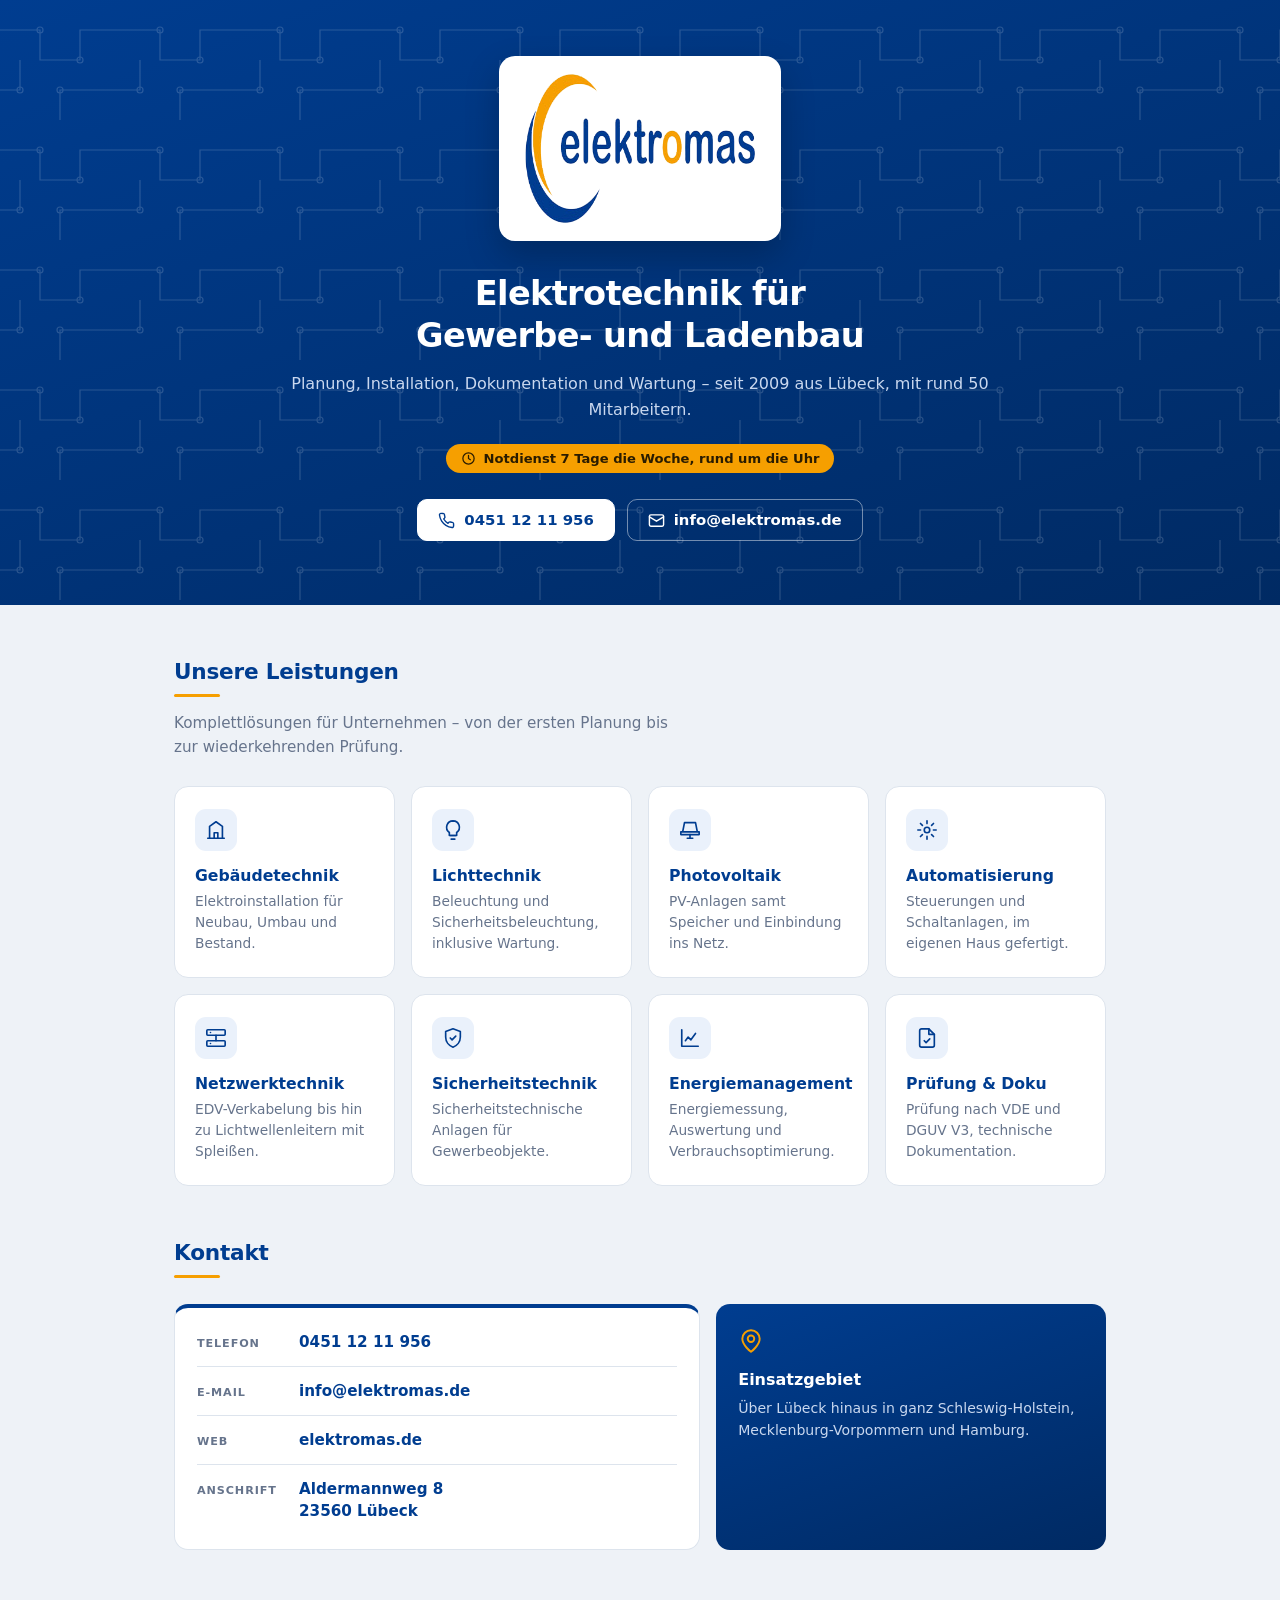
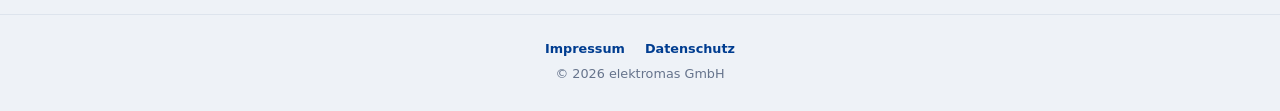
<file: index.html>
<!DOCTYPE html>
<html lang="de">
<head>
  <meta charset="utf-8">
  <meta name="viewport" content="width=device-width, initial-scale=1">
  <title>elektromas GmbH – Elektrotechnik aus Lübeck</title>
  <meta name="description" content="elektromas GmbH, Lübeck – Elektrotechnik für Gewerbe- und Ladenbau: Planung, Installation, Dokumentation und Wartung. Notdienst rund um die Uhr.">
  <link rel="icon" href="assets/favicon-32.png" sizes="32x32">
  <link rel="apple-touch-icon" href="assets/favicon-192.png">
  <link rel="stylesheet" href="style.css">
</head>
<body class="home">

  <header class="hero">
    <div class="hero__deko" aria-hidden="true"></div>

    <div class="hero__inner">
      <div class="hero__plate">
        <img src="assets/elektromas-logo.png" alt="elektromas GmbH"
             width="389" height="149">
      </div>

      <h1>Elektrotechnik für Gewerbe&#8209;&nbsp;und&nbsp;Ladenbau</h1>
      <p class="hero__sub">
        Planung, Installation, Dokumentation und Wartung –
        seit 2009 aus Lübeck, mit rund 50 Mitarbeitern.
      </p>

      <p class="hero__notdienst">
        <svg viewBox="0 0 24 24" fill="none" stroke="currentColor" stroke-width="2"
             stroke-linecap="round" stroke-linejoin="round" aria-hidden="true">
          <circle cx="12" cy="12" r="9"/><path d="M12 7v5l3 2"/>
        </svg>
        Notdienst 7 Tage die Woche, rund um die Uhr
      </p>

      <div class="hero__actions">
        <a class="btn btn--primary" href="tel:+494511211956">
          <svg viewBox="0 0 24 24" fill="none" stroke="currentColor" stroke-width="2"
               stroke-linecap="round" stroke-linejoin="round" aria-hidden="true">
            <path d="M22 16.9v3a2 2 0 0 1-2.2 2 19.8 19.8 0 0 1-8.6-3.1 19.5 19.5 0 0 1-6-6A19.8 19.8 0 0 1 2.1 4.2 2 2 0 0 1 4.1 2h3a2 2 0 0 1 2 1.7c.1 1 .3 1.9.6 2.8a2 2 0 0 1-.5 2.1L8.1 9.9a16 16 0 0 0 6 6l1.3-1.3a2 2 0 0 1 2.1-.5c.9.3 1.8.5 2.8.6a2 2 0 0 1 1.7 2z"/>
          </svg>
          0451 12 11 956
        </a>
        <a class="btn" href="mailto:info@elektromas.de">
          <svg viewBox="0 0 24 24" fill="none" stroke="currentColor" stroke-width="2"
               stroke-linecap="round" stroke-linejoin="round" aria-hidden="true">
            <rect x="2" y="4" width="20" height="16" rx="2"/><path d="m2 7 10 6 10-6"/>
          </svg>
          info@elektromas.de
        </a>
      </div>
    </div>
  </header>

  <main class="container">

    <section class="block" aria-labelledby="leistungen">
      <h2 id="leistungen">Unsere Leistungen</h2>
      <p class="block__lead">
        Komplettlösungen für Unternehmen – von der ersten Planung
        bis zur wiederkehrenden Prüfung.
      </p>

      <ul class="kacheln">
        <li class="kachel">
          <span class="kachel__icon">
            <svg viewBox="0 0 24 24" fill="none" stroke="currentColor" stroke-width="1.8"
                 stroke-linecap="round" stroke-linejoin="round" aria-hidden="true">
              <path d="M3 21h18M5 21V8l7-5 7 5v13"/><path d="M10 21v-6h4v6"/>
            </svg>
          </span>
          <h3>Gebäudetechnik</h3>
          <p>Elektroinstallation für Neubau, Umbau und Bestand.</p>
        </li>

        <li class="kachel">
          <span class="kachel__icon">
            <svg viewBox="0 0 24 24" fill="none" stroke="currentColor" stroke-width="1.8"
                 stroke-linecap="round" stroke-linejoin="round" aria-hidden="true">
              <path d="M9 18h6M10 22h4"/>
              <path d="M12 2a7 7 0 0 0-4 12.7V18h8v-3.3A7 7 0 0 0 12 2z"/>
            </svg>
          </span>
          <h3>Lichttechnik</h3>
          <p>Beleuchtung und Sicherheitsbeleuchtung, inklusive Wartung.</p>
        </li>

        <li class="kachel">
          <span class="kachel__icon">
            <svg viewBox="0 0 24 24" fill="none" stroke="currentColor" stroke-width="1.8"
                 stroke-linecap="round" stroke-linejoin="round" aria-hidden="true">
              <path d="M4 14h16L18 4H6L4 14zM2 14h20v3H2z"/><path d="M12 17v4M9 21h6"/>
            </svg>
          </span>
          <h3>Photovoltaik</h3>
          <p>PV-Anlagen samt Speicher und Einbindung ins Netz.</p>
        </li>

        <li class="kachel">
          <span class="kachel__icon">
            <svg viewBox="0 0 24 24" fill="none" stroke="currentColor" stroke-width="1.8"
                 stroke-linecap="round" stroke-linejoin="round" aria-hidden="true">
              <circle cx="12" cy="12" r="3"/>
              <path d="M12 2v3M12 19v3M2 12h3M19 12h3M4.9 4.9 7 7M17 17l2.1 2.1M19.1 4.9 17 7M7 17l-2.1 2.1"/>
            </svg>
          </span>
          <h3>Automatisierung</h3>
          <p>Steuerungen und Schaltanlagen, im eigenen Haus gefertigt.</p>
        </li>

        <li class="kachel">
          <span class="kachel__icon">
            <svg viewBox="0 0 24 24" fill="none" stroke="currentColor" stroke-width="1.8"
                 stroke-linecap="round" stroke-linejoin="round" aria-hidden="true">
              <rect x="2" y="3" width="20" height="6" rx="1"/>
              <rect x="2" y="15" width="20" height="6" rx="1"/>
              <path d="M6 6h.01M6 18h.01M12 9v6"/>
            </svg>
          </span>
          <h3>Netzwerktechnik</h3>
          <p>EDV-Verkabelung bis hin zu Lichtwellenleitern mit Spleißen.</p>
        </li>

        <li class="kachel">
          <span class="kachel__icon">
            <svg viewBox="0 0 24 24" fill="none" stroke="currentColor" stroke-width="1.8"
                 stroke-linecap="round" stroke-linejoin="round" aria-hidden="true">
              <path d="M12 2 4 5v6c0 5 3.4 9.4 8 11 4.6-1.6 8-6 8-11V5l-8-3z"/>
              <path d="m9 12 2 2 4-4"/>
            </svg>
          </span>
          <h3>Sicherheitstechnik</h3>
          <p>Sicherheitstechnische Anlagen für Gewerbeobjekte.</p>
        </li>

        <li class="kachel">
          <span class="kachel__icon">
            <svg viewBox="0 0 24 24" fill="none" stroke="currentColor" stroke-width="1.8"
                 stroke-linecap="round" stroke-linejoin="round" aria-hidden="true">
              <path d="M3 3v18h18"/><path d="m7 15 3-4 3 3 5-7"/>
            </svg>
          </span>
          <h3>Energiemanagement</h3>
          <p>Energiemessung, Auswertung und Verbrauchsoptimierung.</p>
        </li>

        <li class="kachel">
          <span class="kachel__icon">
            <svg viewBox="0 0 24 24" fill="none" stroke="currentColor" stroke-width="1.8"
                 stroke-linecap="round" stroke-linejoin="round" aria-hidden="true">
              <path d="M14 2H6a2 2 0 0 0-2 2v16a2 2 0 0 0 2 2h12a2 2 0 0 0 2-2V8z"/>
              <path d="M14 2v6h6"/><path d="m9 15 2 2 4-4"/>
            </svg>
          </span>
          <h3>Prüfung &amp; Doku</h3>
          <p>Prüfung nach VDE und DGUV V3, technische Dokumentation.</p>
        </li>
      </ul>
    </section>

    <section class="block" aria-labelledby="kontakt">
      <h2 id="kontakt">Kontakt</h2>

      <div class="kontakt">
        <div class="kontakt__karte">
          <dl>
            <div class="zeile">
              <dt>Telefon</dt>
              <dd><a href="tel:+494511211956">0451 12 11 956</a></dd>
            </div>
            <div class="zeile">
              <dt>E-Mail</dt>
              <dd><a href="mailto:info@elektromas.de">info@elektromas.de</a></dd>
            </div>
            <div class="zeile">
              <dt>Web</dt>
              <dd><a href="https://elektromas.de">elektromas.de</a></dd>
            </div>
            <div class="zeile">
              <dt>Anschrift</dt>
              <dd>
                <a href="https://www.google.com/maps/search/?api=1&amp;query=Aldermannweg+8+23560+L%C3%BCbeck">
                  Aldermannweg 8<br>23560 Lübeck
                </a>
              </dd>
            </div>
          </dl>
        </div>

        <div class="kontakt__region">
          <svg viewBox="0 0 24 24" fill="none" stroke="currentColor" stroke-width="1.8"
               stroke-linecap="round" stroke-linejoin="round" aria-hidden="true">
            <path d="M20 10c0 6-8 12-8 12s-8-6-8-12a8 8 0 0 1 16 0z"/>
            <circle cx="12" cy="10" r="3"/>
          </svg>
          <h3>Einsatzgebiet</h3>
          <p>
            Über Lübeck hinaus in ganz Schleswig-Holstein,
            Mecklenburg-Vorpommern und Hamburg.
          </p>
        </div>
      </div>
    </section>

  </main>

  <footer class="site-foot">
    <div class="container">
      <nav class="legal__nav">
        <a href="impressum.html">Impressum</a>
        <a href="datenschutz.html">Datenschutz</a>
      </nav>
      <p>&copy; <span id="year">2026</span> elektromas GmbH</p>
    </div>
  </footer>

  <script>
    document.getElementById('year').textContent = new Date().getFullYear();
  </script>

</body>
</html>
</file>
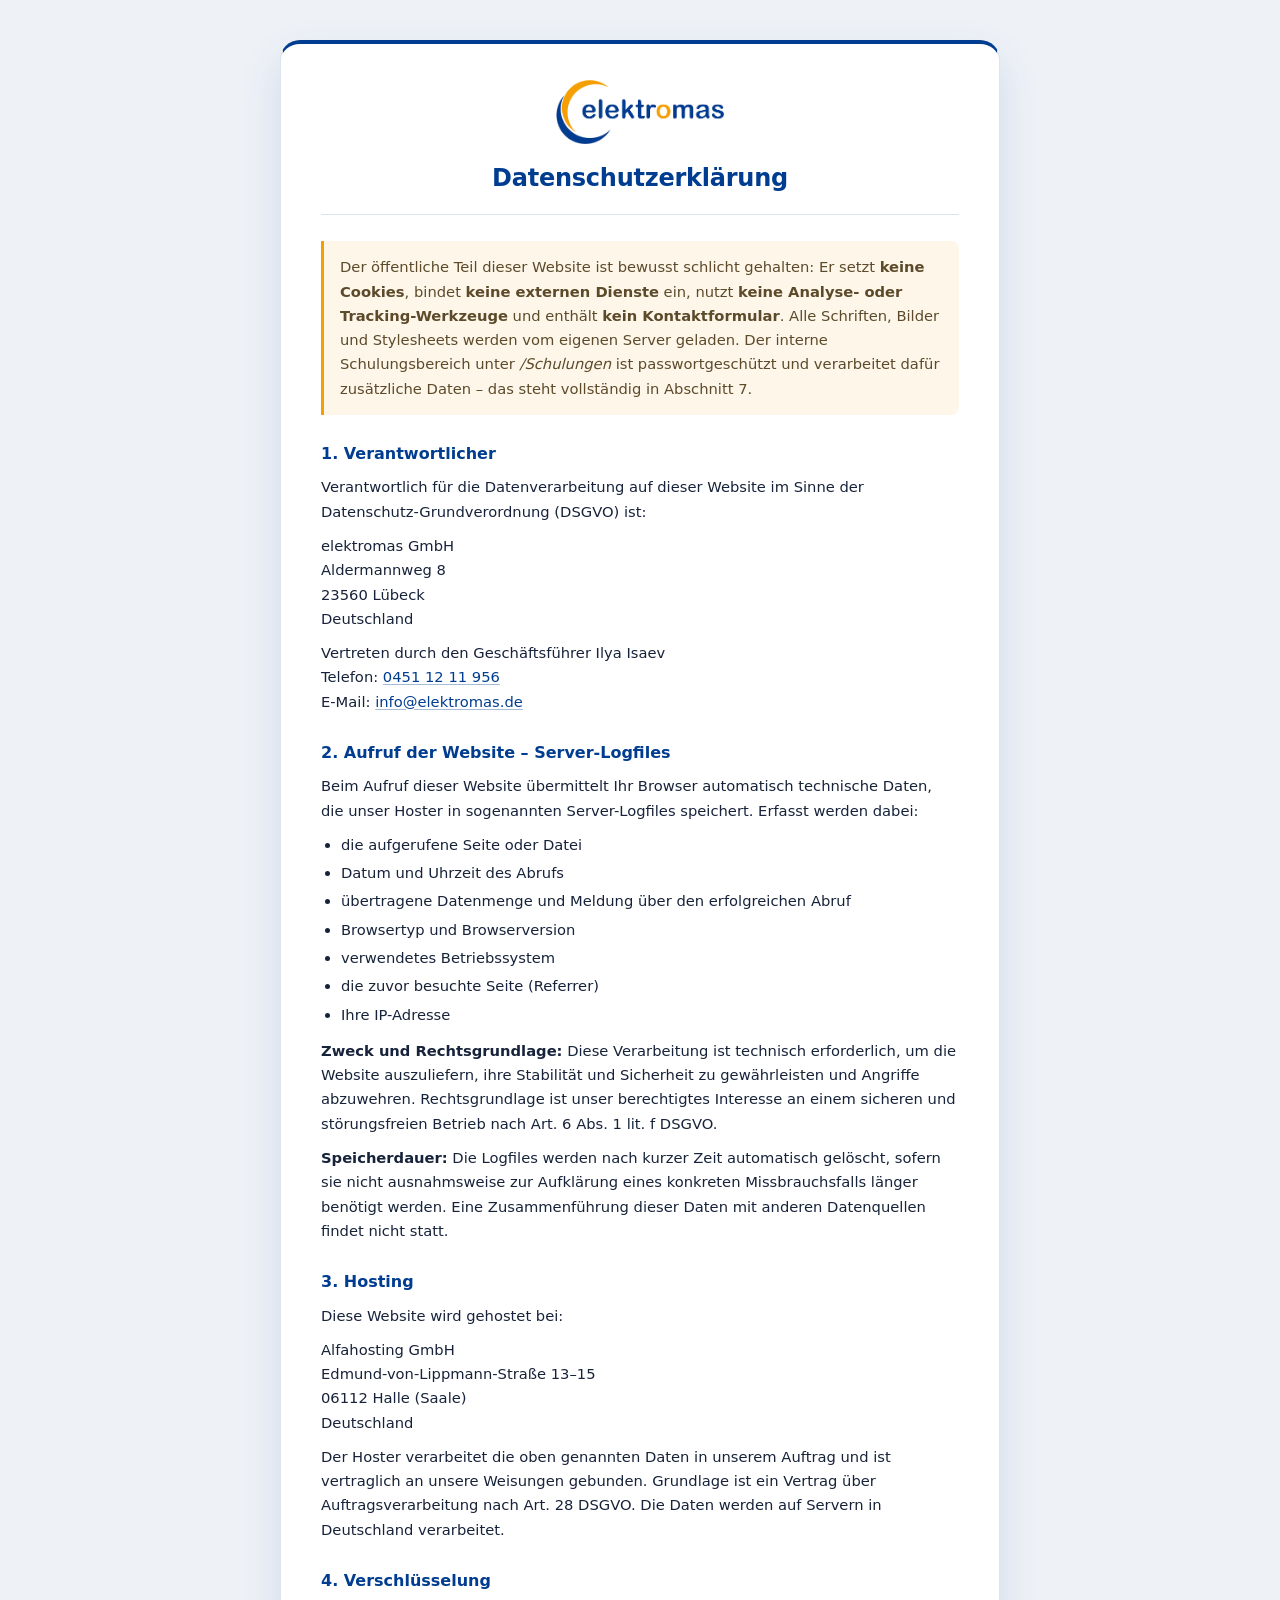
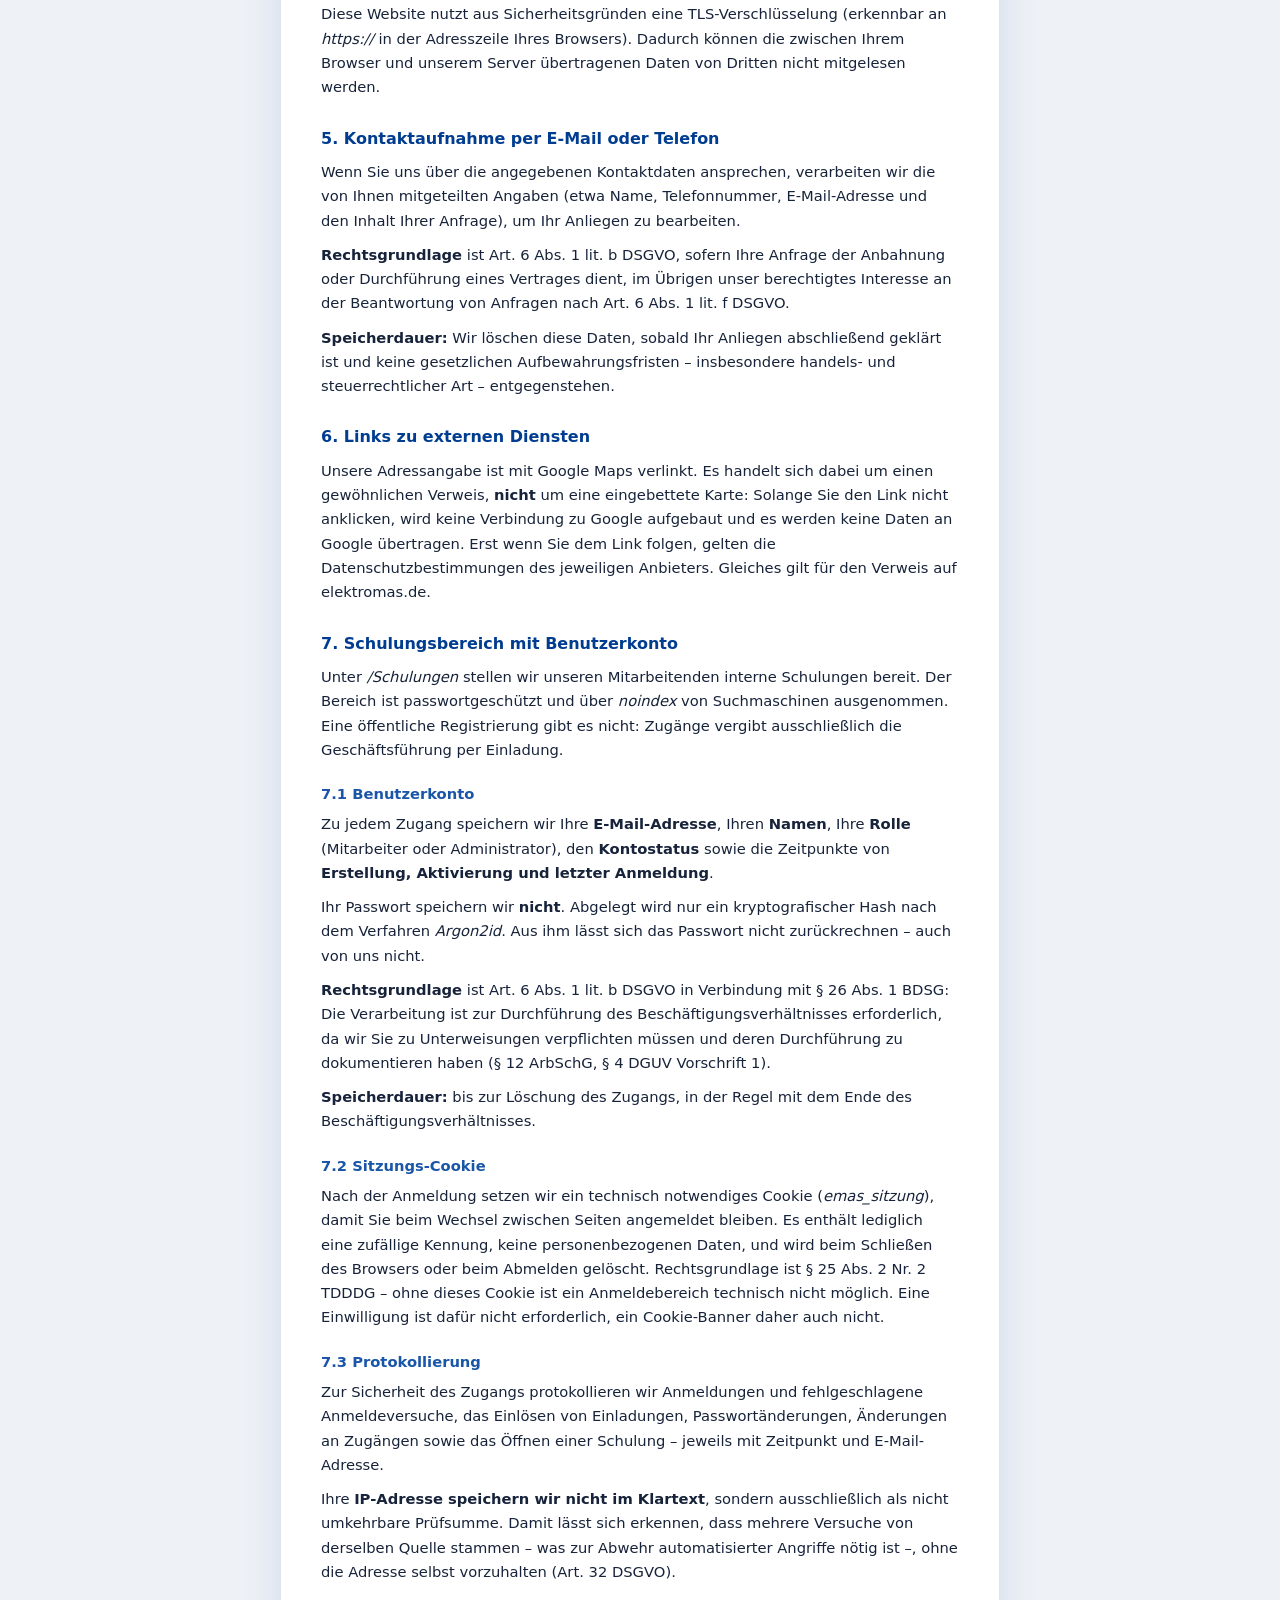
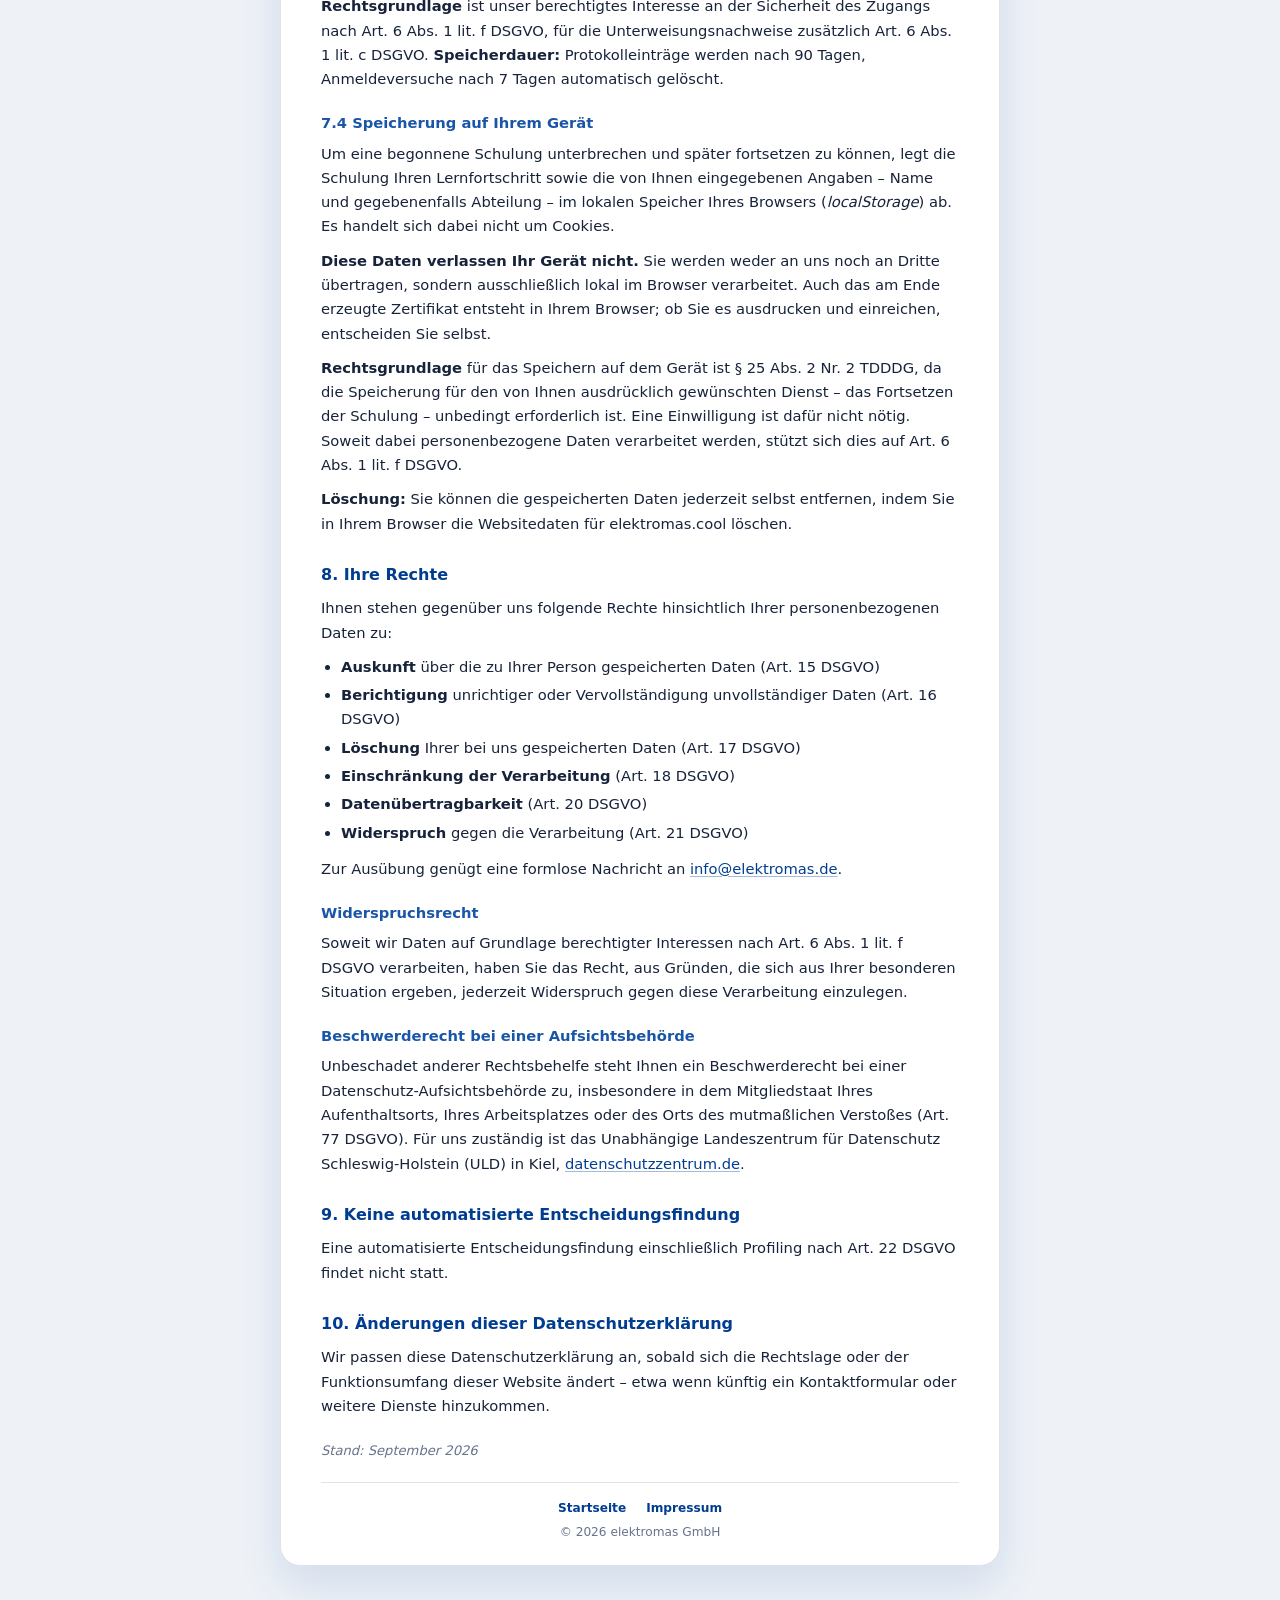
<file: datenschutz.html>
<!DOCTYPE html>
<html lang="de">
<head>
  <meta charset="utf-8">
  <meta name="viewport" content="width=device-width, initial-scale=1">
  <title>Datenschutzerklärung – elektromas GmbH</title>
  <meta name="description" content="Datenschutzerklärung der elektromas GmbH, Lübeck – Informationen nach DSGVO.">
  <meta name="robots" content="index, follow">
  <link rel="icon" href="assets/favicon-32.png" sizes="32x32">
  <link rel="apple-touch-icon" href="assets/favicon-192.png">
  <link rel="stylesheet" href="style.css">
</head>
<body class="page">

  <main class="card card--wide">

    <header class="legal__head">
      <a href="index.html" class="logo-link" aria-label="Zur Startseite">
        <img class="logo logo--small" src="assets/elektromas-logo.png" alt="elektromas GmbH"
             width="389" height="149">
      </a>
      <h1>Datenschutzerklärung</h1>
    </header>

    <section class="legal">

      <p class="lead">
        Der öffentliche Teil dieser Website ist bewusst schlicht gehalten: Er setzt
        <strong>keine Cookies</strong>, bindet <strong>keine externen Dienste</strong> ein,
        nutzt <strong>keine Analyse- oder Tracking-Werkzeuge</strong> und enthält
        <strong>kein Kontaktformular</strong>. Alle Schriften, Bilder und Stylesheets
        werden vom eigenen Server geladen. Der interne Schulungsbereich unter
        <em>/Schulungen</em> ist passwortgeschützt und verarbeitet dafür
        zusätzliche Daten – das steht vollständig in Abschnitt 7.
      </p>

      <h2>1. Verantwortlicher</h2>
      <p>
        Verantwortlich für die Datenverarbeitung auf dieser Website im Sinne der
        Datenschutz-Grundverordnung (DSGVO) ist:
      </p>
      <p>
        elektromas GmbH<br>
        Aldermannweg 8<br>
        23560 Lübeck<br>
        Deutschland
      </p>
      <p>
        Vertreten durch den Geschäftsführer Ilya Isaev<br>
        Telefon: <a href="tel:+494511211956">0451 12 11 956</a><br>
        E-Mail: <a href="mailto:info@elektromas.de">info@elektromas.de</a>
      </p>

      <h2>2. Aufruf der Website – Server-Logfiles</h2>
      <p>
        Beim Aufruf dieser Website übermittelt Ihr Browser automatisch technische
        Daten, die unser Hoster in sogenannten Server-Logfiles speichert. Erfasst
        werden dabei:
      </p>
      <ul>
        <li>die aufgerufene Seite oder Datei</li>
        <li>Datum und Uhrzeit des Abrufs</li>
        <li>übertragene Datenmenge und Meldung über den erfolgreichen Abruf</li>
        <li>Browsertyp und Browserversion</li>
        <li>verwendetes Betriebssystem</li>
        <li>die zuvor besuchte Seite (Referrer)</li>
        <li>Ihre IP-Adresse</li>
      </ul>
      <p>
        <strong>Zweck und Rechtsgrundlage:</strong> Diese Verarbeitung ist technisch
        erforderlich, um die Website auszuliefern, ihre Stabilität und Sicherheit zu
        gewährleisten und Angriffe abzuwehren. Rechtsgrundlage ist unser berechtigtes
        Interesse an einem sicheren und störungsfreien Betrieb nach
        Art. 6 Abs. 1 lit. f DSGVO.
      </p>
      <p>
        <strong>Speicherdauer:</strong> Die Logfiles werden nach kurzer Zeit
        automatisch gelöscht, sofern sie nicht ausnahmsweise zur Aufklärung eines
        konkreten Missbrauchsfalls länger benötigt werden. Eine Zusammenführung
        dieser Daten mit anderen Datenquellen findet nicht statt.
      </p>

      <h2>3. Hosting</h2>
      <p>
        Diese Website wird gehostet bei:
      </p>
      <p>
        Alfahosting GmbH<br>
        Edmund-von-Lippmann-Straße 13–15<br>
        06112 Halle (Saale)<br>
        Deutschland
      </p>
      <p>
        Der Hoster verarbeitet die oben genannten Daten in unserem Auftrag und ist
        vertraglich an unsere Weisungen gebunden. Grundlage ist ein Vertrag über
        Auftragsverarbeitung nach Art. 28 DSGVO. Die Daten werden auf Servern in
        Deutschland verarbeitet.
      </p>

      <h2>4. Verschlüsselung</h2>
      <p>
        Diese Website nutzt aus Sicherheitsgründen eine TLS-Verschlüsselung
        (erkennbar an <em>https://</em> in der Adresszeile Ihres Browsers). Dadurch
        können die zwischen Ihrem Browser und unserem Server übertragenen Daten von
        Dritten nicht mitgelesen werden.
      </p>

      <h2>5. Kontaktaufnahme per E-Mail oder Telefon</h2>
      <p>
        Wenn Sie uns über die angegebenen Kontaktdaten ansprechen, verarbeiten wir
        die von Ihnen mitgeteilten Angaben (etwa Name, Telefonnummer, E-Mail-Adresse
        und den Inhalt Ihrer Anfrage), um Ihr Anliegen zu bearbeiten.
      </p>
      <p>
        <strong>Rechtsgrundlage</strong> ist Art. 6 Abs. 1 lit. b DSGVO, sofern Ihre
        Anfrage der Anbahnung oder Durchführung eines Vertrages dient, im Übrigen
        unser berechtigtes Interesse an der Beantwortung von Anfragen nach
        Art. 6 Abs. 1 lit. f DSGVO.
      </p>
      <p>
        <strong>Speicherdauer:</strong> Wir löschen diese Daten, sobald Ihr Anliegen
        abschließend geklärt ist und keine gesetzlichen Aufbewahrungsfristen –
        insbesondere handels- und steuerrechtlicher Art – entgegenstehen.
      </p>

      <h2>6. Links zu externen Diensten</h2>
      <p>
        Unsere Adressangabe ist mit Google Maps verlinkt. Es handelt sich dabei um
        einen gewöhnlichen Verweis, <strong>nicht</strong> um eine eingebettete Karte:
        Solange Sie den Link nicht anklicken, wird keine Verbindung zu Google
        aufgebaut und es werden keine Daten an Google übertragen. Erst wenn Sie dem
        Link folgen, gelten die Datenschutzbestimmungen des jeweiligen Anbieters.
        Gleiches gilt für den Verweis auf elektromas.de.
      </p>

      <h2>7. Schulungsbereich mit Benutzerkonto</h2>
      <p>
        Unter <em>/Schulungen</em> stellen wir unseren Mitarbeitenden interne
        Schulungen bereit. Der Bereich ist passwortgeschützt und über
        <em>noindex</em> von Suchmaschinen ausgenommen. Eine öffentliche
        Registrierung gibt es nicht: Zugänge vergibt ausschließlich die
        Geschäftsführung per Einladung.
      </p>

      <h3>7.1 Benutzerkonto</h3>
      <p>
        Zu jedem Zugang speichern wir Ihre <strong>E-Mail-Adresse</strong>,
        Ihren <strong>Namen</strong>, Ihre <strong>Rolle</strong>
        (Mitarbeiter oder Administrator), den <strong>Kontostatus</strong>
        sowie die Zeitpunkte von <strong>Erstellung, Aktivierung und letzter
        Anmeldung</strong>.
      </p>
      <p>
        Ihr Passwort speichern wir <strong>nicht</strong>. Abgelegt wird nur ein
        kryptografischer Hash nach dem Verfahren <em>Argon2id</em>. Aus ihm
        lässt sich das Passwort nicht zurückrechnen – auch von uns nicht.
      </p>
      <p>
        <strong>Rechtsgrundlage</strong> ist Art. 6 Abs. 1 lit. b DSGVO in
        Verbindung mit § 26 Abs. 1 BDSG: Die Verarbeitung ist zur Durchführung
        des Beschäftigungsverhältnisses erforderlich, da wir Sie zu Unterweisungen
        verpflichten müssen und deren Durchführung zu dokumentieren haben
        (§ 12 ArbSchG, § 4 DGUV Vorschrift 1).
      </p>
      <p>
        <strong>Speicherdauer:</strong> bis zur Löschung des Zugangs, in der
        Regel mit dem Ende des Beschäftigungsverhältnisses.
      </p>

      <h3>7.2 Sitzungs-Cookie</h3>
      <p>
        Nach der Anmeldung setzen wir ein technisch notwendiges Cookie
        (<em>emas_sitzung</em>), damit Sie beim Wechsel zwischen Seiten
        angemeldet bleiben. Es enthält lediglich eine zufällige Kennung, keine
        personenbezogenen Daten, und wird beim Schließen des Browsers oder beim
        Abmelden gelöscht. Rechtsgrundlage ist § 25 Abs. 2 Nr. 2 TDDDG – ohne
        dieses Cookie ist ein Anmeldebereich technisch nicht möglich. Eine
        Einwilligung ist dafür nicht erforderlich, ein Cookie-Banner daher auch
        nicht.
      </p>

      <h3>7.3 Protokollierung</h3>
      <p>
        Zur Sicherheit des Zugangs protokollieren wir Anmeldungen und
        fehlgeschlagene Anmeldeversuche, das Einlösen von Einladungen,
        Passwortänderungen, Änderungen an Zugängen sowie das Öffnen einer
        Schulung – jeweils mit Zeitpunkt und E-Mail-Adresse.
      </p>
      <p>
        Ihre <strong>IP-Adresse speichern wir nicht im Klartext</strong>,
        sondern ausschließlich als nicht umkehrbare Prüfsumme. Damit lässt sich
        erkennen, dass mehrere Versuche von derselben Quelle stammen – was zur
        Abwehr automatisierter Angriffe nötig ist –, ohne die Adresse selbst
        vorzuhalten (Art. 32 DSGVO).
      </p>
      <p>
        <strong>Rechtsgrundlage</strong> ist unser berechtigtes Interesse an der
        Sicherheit des Zugangs nach Art. 6 Abs. 1 lit. f DSGVO, für die
        Unterweisungsnachweise zusätzlich Art. 6 Abs. 1 lit. c DSGVO.
        <strong>Speicherdauer:</strong> Protokolleinträge werden nach 90 Tagen,
        Anmeldeversuche nach 7 Tagen automatisch gelöscht.
      </p>

      <h3>7.4 Speicherung auf Ihrem Gerät</h3>
      <p>
        Um eine begonnene Schulung unterbrechen und später fortsetzen zu können,
        legt die Schulung Ihren Lernfortschritt sowie die von Ihnen eingegebenen
        Angaben – Name und gegebenenfalls Abteilung – im lokalen Speicher Ihres
        Browsers (<em>localStorage</em>) ab. Es handelt sich dabei nicht um
        Cookies.
      </p>
      <p>
        <strong>Diese Daten verlassen Ihr Gerät nicht.</strong> Sie werden weder
        an uns noch an Dritte übertragen, sondern ausschließlich lokal im Browser
        verarbeitet. Auch das am Ende erzeugte Zertifikat entsteht in Ihrem
        Browser; ob Sie es ausdrucken und einreichen, entscheiden Sie selbst.
      </p>
      <p>
        <strong>Rechtsgrundlage</strong> für das Speichern auf dem Gerät ist § 25 Abs. 2 Nr. 2
        TDDDG, da die Speicherung für den von Ihnen ausdrücklich gewünschten
        Dienst – das Fortsetzen der Schulung – unbedingt erforderlich ist. Eine
        Einwilligung ist dafür nicht nötig. Soweit dabei personenbezogene Daten
        verarbeitet werden, stützt sich dies auf Art. 6 Abs. 1 lit. f DSGVO.
      </p>
      <p>
        <strong>Löschung:</strong> Sie können die gespeicherten Daten jederzeit
        selbst entfernen, indem Sie in Ihrem Browser die Websitedaten für
        elektromas.cool löschen.
      </p>

      <h2>8. Ihre Rechte</h2>
      <p>Ihnen stehen gegenüber uns folgende Rechte hinsichtlich Ihrer personenbezogenen Daten zu:</p>
      <ul>
        <li><strong>Auskunft</strong> über die zu Ihrer Person gespeicherten Daten (Art. 15 DSGVO)</li>
        <li><strong>Berichtigung</strong> unrichtiger oder Vervollständigung unvollständiger Daten (Art. 16 DSGVO)</li>
        <li><strong>Löschung</strong> Ihrer bei uns gespeicherten Daten (Art. 17 DSGVO)</li>
        <li><strong>Einschränkung der Verarbeitung</strong> (Art. 18 DSGVO)</li>
        <li><strong>Datenübertragbarkeit</strong> (Art. 20 DSGVO)</li>
        <li><strong>Widerspruch</strong> gegen die Verarbeitung (Art. 21 DSGVO)</li>
      </ul>
      <p>
        Zur Ausübung genügt eine formlose Nachricht an
        <a href="mailto:info@elektromas.de">info@elektromas.de</a>.
      </p>

      <h3>Widerspruchsrecht</h3>
      <p>
        Soweit wir Daten auf Grundlage berechtigter Interessen nach
        Art. 6 Abs. 1 lit. f DSGVO verarbeiten, haben Sie das Recht, aus Gründen, die
        sich aus Ihrer besonderen Situation ergeben, jederzeit Widerspruch gegen
        diese Verarbeitung einzulegen.
      </p>

      <h3>Beschwerderecht bei einer Aufsichtsbehörde</h3>
      <p>
        Unbeschadet anderer Rechtsbehelfe steht Ihnen ein Beschwerderecht bei einer
        Datenschutz-Aufsichtsbehörde zu, insbesondere in dem Mitgliedstaat Ihres
        Aufenthaltsorts, Ihres Arbeitsplatzes oder des Orts des mutmaßlichen
        Verstoßes (Art. 77 DSGVO). Für uns zuständig ist das Unabhängige
        Landeszentrum für Datenschutz Schleswig-Holstein (ULD) in Kiel,
        <a href="https://www.datenschutzzentrum.de">datenschutzzentrum.de</a>.
      </p>

      <h2>9. Keine automatisierte Entscheidungsfindung</h2>
      <p>
        Eine automatisierte Entscheidungsfindung einschließlich Profiling nach
        Art. 22 DSGVO findet nicht statt.
      </p>

      <h2>10. Änderungen dieser Datenschutzerklärung</h2>
      <p>
        Wir passen diese Datenschutzerklärung an, sobald sich die Rechtslage oder
        der Funktionsumfang dieser Website ändert – etwa wenn künftig ein
        Kontaktformular oder weitere Dienste hinzukommen.
      </p>
      <p class="stand">Stand: September 2026</p>

    </section>

    <footer class="card__foot">
      <nav class="legal__nav">
        <a href="index.html">Startseite</a>
        <a href="impressum.html">Impressum</a>
      </nav>
      <p>&copy; <span class="year">2026</span> elektromas GmbH</p>
    </footer>

  </main>

  <script>
    document.querySelectorAll('.year').forEach(function (el) {
      el.textContent = new Date().getFullYear();
    });
  </script>

</body>
</html>
</file>
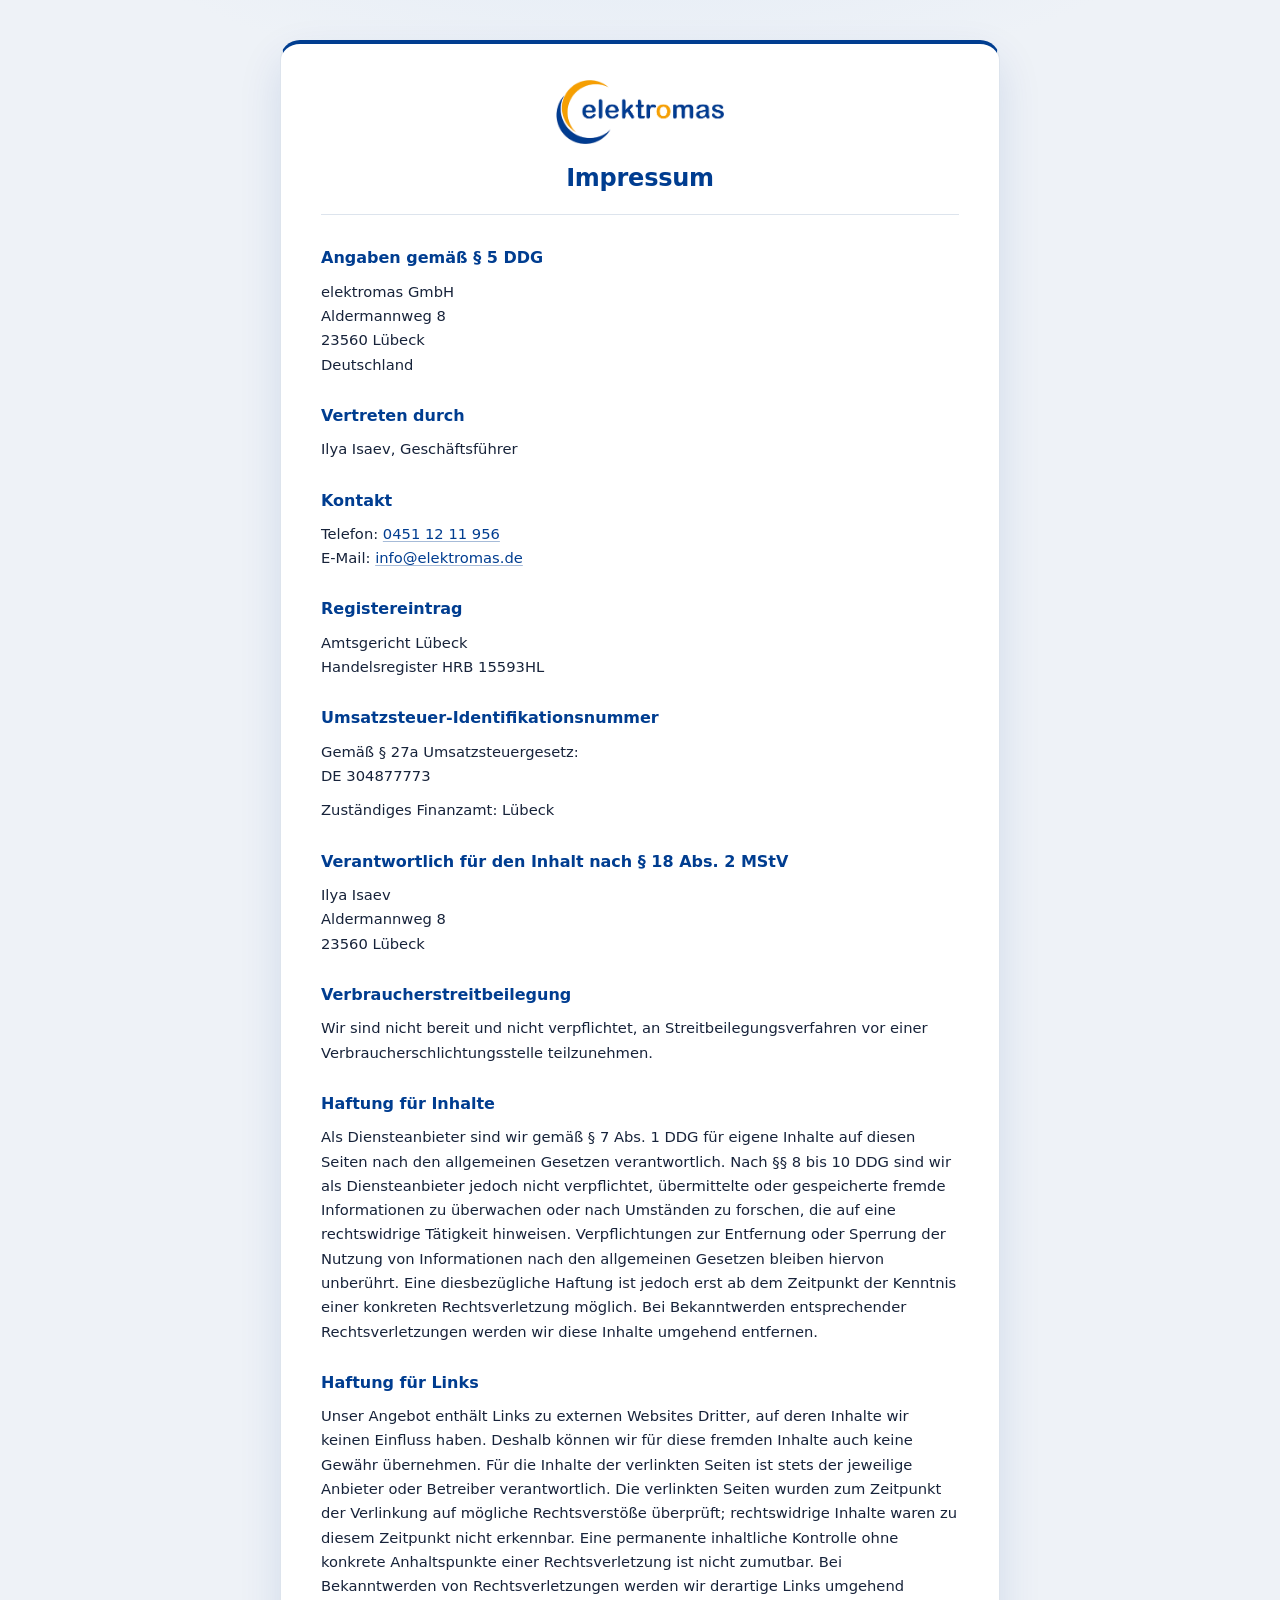
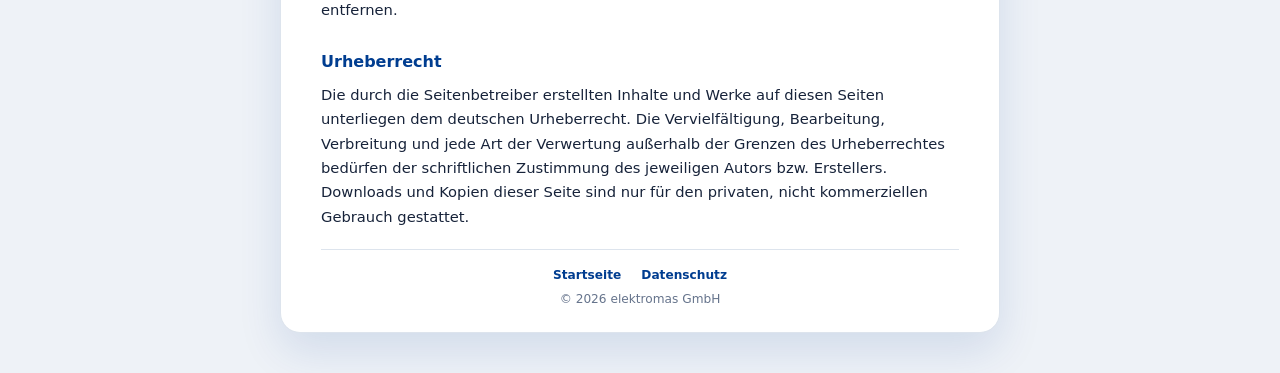
<file: impressum.html>
<!DOCTYPE html>
<html lang="de">
<head>
  <meta charset="utf-8">
  <meta name="viewport" content="width=device-width, initial-scale=1">
  <title>Impressum – elektromas GmbH</title>
  <meta name="description" content="Impressum und Anbieterkennzeichnung der elektromas GmbH, Lübeck.">
  <meta name="robots" content="index, follow">
  <link rel="icon" href="assets/favicon-32.png" sizes="32x32">
  <link rel="apple-touch-icon" href="assets/favicon-192.png">
  <link rel="stylesheet" href="style.css">
</head>
<body class="page">

  <main class="card card--wide">

    <header class="legal__head">
      <a href="index.html" class="logo-link" aria-label="Zur Startseite">
        <img class="logo logo--small" src="assets/elektromas-logo.png" alt="elektromas GmbH"
             width="389" height="149">
      </a>
      <h1>Impressum</h1>
    </header>

    <section class="legal">

      <h2>Angaben gemäß § 5 DDG</h2>
      <p>
        elektromas GmbH<br>
        Aldermannweg 8<br>
        23560 Lübeck<br>
        Deutschland
      </p>

      <h2>Vertreten durch</h2>
      <p>Ilya Isaev, Geschäftsführer</p>

      <h2>Kontakt</h2>
      <p>
        Telefon: <a href="tel:+494511211956">0451 12 11 956</a><br>
        E-Mail: <a href="mailto:info@elektromas.de">info@elektromas.de</a>
      </p>

      <h2>Registereintrag</h2>
      <p>
        Amtsgericht Lübeck<br>
        Handelsregister HRB 15593HL
      </p>

      <h2>Umsatzsteuer-Identifikationsnummer</h2>
      <p>
        Gemäß § 27a Umsatzsteuergesetz:<br>
        DE 304877773
      </p>
      <p>Zuständiges Finanzamt: Lübeck</p>

      <h2>Verantwortlich für den Inhalt nach § 18 Abs. 2 MStV</h2>
      <p>
        Ilya Isaev<br>
        Aldermannweg 8<br>
        23560 Lübeck
      </p>

      <h2>Verbraucherstreitbeilegung</h2>
      <p>
        Wir sind nicht bereit und nicht verpflichtet, an Streitbeilegungsverfahren
        vor einer Verbraucherschlichtungsstelle teilzunehmen.
      </p>

      <h2>Haftung für Inhalte</h2>
      <p>
        Als Diensteanbieter sind wir gemäß § 7 Abs. 1 DDG für eigene Inhalte auf
        diesen Seiten nach den allgemeinen Gesetzen verantwortlich. Nach §§ 8 bis 10
        DDG sind wir als Diensteanbieter jedoch nicht verpflichtet, übermittelte oder
        gespeicherte fremde Informationen zu überwachen oder nach Umständen zu
        forschen, die auf eine rechtswidrige Tätigkeit hinweisen. Verpflichtungen zur
        Entfernung oder Sperrung der Nutzung von Informationen nach den allgemeinen
        Gesetzen bleiben hiervon unberührt. Eine diesbezügliche Haftung ist jedoch
        erst ab dem Zeitpunkt der Kenntnis einer konkreten Rechtsverletzung möglich.
        Bei Bekanntwerden entsprechender Rechtsverletzungen werden wir diese Inhalte
        umgehend entfernen.
      </p>

      <h2>Haftung für Links</h2>
      <p>
        Unser Angebot enthält Links zu externen Websites Dritter, auf deren Inhalte
        wir keinen Einfluss haben. Deshalb können wir für diese fremden Inhalte auch
        keine Gewähr übernehmen. Für die Inhalte der verlinkten Seiten ist stets der
        jeweilige Anbieter oder Betreiber verantwortlich. Die verlinkten Seiten wurden
        zum Zeitpunkt der Verlinkung auf mögliche Rechtsverstöße überprüft;
        rechtswidrige Inhalte waren zu diesem Zeitpunkt nicht erkennbar. Eine
        permanente inhaltliche Kontrolle ohne konkrete Anhaltspunkte einer
        Rechtsverletzung ist nicht zumutbar. Bei Bekanntwerden von Rechtsverletzungen
        werden wir derartige Links umgehend entfernen.
      </p>

      <h2>Urheberrecht</h2>
      <p>
        Die durch die Seitenbetreiber erstellten Inhalte und Werke auf diesen Seiten
        unterliegen dem deutschen Urheberrecht. Die Vervielfältigung, Bearbeitung,
        Verbreitung und jede Art der Verwertung außerhalb der Grenzen des
        Urheberrechtes bedürfen der schriftlichen Zustimmung des jeweiligen Autors
        bzw. Erstellers. Downloads und Kopien dieser Seite sind nur für den privaten,
        nicht kommerziellen Gebrauch gestattet.
      </p>

    </section>

    <footer class="card__foot">
      <nav class="legal__nav">
        <a href="index.html">Startseite</a>
        <a href="datenschutz.html">Datenschutz</a>
      </nav>
      <p>&copy; <span class="year">2026</span> elektromas GmbH</p>
    </footer>

  </main>

  <script>
    document.querySelectorAll('.year').forEach(function (el) {
      el.textContent = new Date().getFullYear();
    });
  </script>

</body>
</html>
</file>
<file: style.css>
/* ===========================================================================
   elektromas.cool – gemeinsames Stylesheet
   Wird von index.html, den Rechtsseiten und dem Schulungsbereich genutzt.
   Keine externen Schriften oder Ressourcen: alles lädt vom eigenen Server.
   =========================================================================== */

:root {
  --blau: #003d90;
  --blau-tief: #002a63;
  --blau-hell: #1a56a8;
  --orange: #f69f00;
  --page: #eef2f7;
  --card: #ffffff;
  --border: #dde4ed;
  --text: #17233a;
  --muted: #66748c;
  --radius: 20px;
}

* { box-sizing: border-box; margin: 0; padding: 0; }

body {
  min-height: 100vh;
  font-family: "Segoe UI", system-ui, -apple-system, Roboto, Helvetica, Arial, sans-serif;
  color: var(--text);
  background: var(--page);
  -webkit-text-size-adjust: 100%;
}

img { max-width: 100%; }

.container {
  width: 100%;
  max-width: 980px;
  margin: 0 auto;
  padding: 0 24px;
}

/* ===========================================================================
   Startseite
   =========================================================================== */

/* --- Kopfbereich --- */

.hero {
  position: relative;
  overflow: hidden;
  padding: 56px 24px 64px;
  text-align: center;
  color: #fff;
  background: linear-gradient(160deg, var(--blau) 0%, var(--blau-tief) 100%);
}

/* Dezentes Leiterbahn-Muster, rein dekorativ. Als data-URI eingebettet,
   damit kein zusätzlicher Netzwerkabruf nötig ist. */
.hero__deko {
  position: absolute;
  inset: 0;
  opacity: .16;
  background-image: url("data:image/svg+xml,%3Csvg xmlns='http://www.w3.org/2000/svg' width='120' height='120' viewBox='0 0 120 120'%3E%3Cg fill='none' stroke='%23ffffff' stroke-width='1.2'%3E%3Cpath d='M0 30h40v30h40V30h40M0 90h20v-30M60 120V90h60'/%3E%3Ccircle cx='40' cy='30' r='3'/%3E%3Ccircle cx='80' cy='60' r='3'/%3E%3Ccircle cx='20' cy='90' r='3'/%3E%3Ccircle cx='60' cy='90' r='3'/%3E%3C/g%3E%3C/svg%3E");
}

.hero__inner {
  position: relative;
  max-width: 720px;
  margin: 0 auto;
}

.hero__plate {
  display: inline-block;
  background: #fff;
  border-radius: 16px;
  padding: 18px 26px;
  box-shadow: 0 14px 34px rgba(0, 0, 0, .22);
}
.hero__plate img { width: 230px; display: block; }

.hero h1 {
  margin-top: 28px;
  font-size: clamp(1.5rem, 4.2vw, 2.1rem);
  font-weight: 600;
  line-height: 1.25;
  letter-spacing: -.02em;
}

.hero__sub {
  margin-top: 14px;
  font-size: 1rem;
  line-height: 1.6;
  color: #c9d8ef;
}

.hero__notdienst {
  display: inline-flex;
  align-items: center;
  gap: 8px;
  margin-top: 22px;
  padding: 7px 15px;
  font-size: .82rem;
  font-weight: 600;
  color: #2a1c00;
  background: var(--orange);
  border-radius: 999px;
}
.hero__notdienst svg { width: 15px; height: 15px; flex: 0 0 auto; }

.hero__actions {
  display: flex;
  flex-wrap: wrap;
  gap: 12px;
  justify-content: center;
  margin-top: 26px;
}

.btn {
  display: inline-flex;
  align-items: center;
  gap: 9px;
  padding: 11px 20px;
  font-size: .93rem;
  font-weight: 600;
  text-decoration: none;
  border-radius: 10px;
  border: 1px solid rgba(255, 255, 255, .45);
  color: #fff;
  transition: background .15s ease, border-color .15s ease, color .15s ease;
}
.btn svg { width: 17px; height: 17px; flex: 0 0 auto; }
.btn:hover { background: rgba(255, 255, 255, .14); }

.btn--primary {
  background: #fff;
  border-color: #fff;
  color: var(--blau);
}
.btn--primary:hover { background: var(--orange); border-color: var(--orange); color: #2a1c00; }

/* --- Inhaltsblöcke --- */

.block { padding: 54px 0 0; }
.block:last-child { padding-bottom: 8px; }

.block h2 {
  font-size: 1.35rem;
  font-weight: 600;
  color: var(--blau);
  letter-spacing: -.01em;
}
.block h2::after {
  content: "";
  display: block;
  width: 46px;
  height: 3px;
  margin-top: 10px;
  border-radius: 2px;
  background: var(--orange);
}

.block__lead {
  margin-top: 14px;
  max-width: 54ch;
  font-size: .95rem;
  line-height: 1.6;
  color: var(--muted);
}

/* --- Leistungskacheln --- */

.kacheln {
  display: grid;
  grid-template-columns: repeat(auto-fit, minmax(215px, 1fr));
  gap: 16px;
  margin-top: 26px;
  list-style: none;
}

.kachel {
  background: var(--card);
  border: 1px solid var(--border);
  border-radius: 14px;
  padding: 22px 20px;
  transition: transform .15s ease, box-shadow .15s ease, border-color .15s ease;
}
.kachel:hover {
  transform: translateY(-3px);
  border-color: #c3d4ec;
  box-shadow: 0 14px 30px rgba(0, 61, 144, .11);
}

.kachel__icon {
  display: grid;
  place-items: center;
  width: 42px;
  height: 42px;
  border-radius: 11px;
  color: var(--blau);
  background: #eaf1fb;
}
.kachel__icon svg { width: 22px; height: 22px; }

.kachel h3 {
  margin-top: 15px;
  font-size: .98rem;
  font-weight: 600;
  color: var(--blau);
}
.kachel p {
  margin-top: 6px;
  font-size: .86rem;
  line-height: 1.55;
  color: var(--muted);
}

/* --- Kontakt --- */

.kontakt {
  display: grid;
  grid-template-columns: 1.35fr 1fr;
  gap: 16px;
  margin-top: 26px;
}

.kontakt__karte {
  background: var(--card);
  border: 1px solid var(--border);
  border-top: 4px solid var(--blau);
  border-radius: 14px;
  padding: 10px 22px 14px;
}

.kontakt__karte .zeile {
  display: flex;
  align-items: baseline;
  gap: 16px;
  padding: 13px 0;
  border-bottom: 1px solid var(--border);
}
.kontakt__karte .zeile:last-child { border-bottom: 0; }

.kontakt__karte dt {
  flex: 0 0 86px;
  font-size: .7rem;
  font-weight: 600;
  text-transform: uppercase;
  letter-spacing: .08em;
  color: var(--muted);
}
.kontakt__karte dd {
  font-size: .95rem;
  font-weight: 600;
  line-height: 1.45;
  color: var(--blau);
}
.kontakt__karte a {
  color: inherit;
  text-decoration: none;
}
.kontakt__karte a:hover { color: var(--orange); text-decoration: underline; }

.kontakt__region {
  background: linear-gradient(160deg, var(--blau) 0%, var(--blau-tief) 100%);
  border-radius: 14px;
  padding: 24px 22px;
  color: #fff;
}
.kontakt__region svg { width: 26px; height: 26px; color: var(--orange); }
.kontakt__region h3 {
  margin-top: 12px;
  font-size: 1rem;
  font-weight: 600;
}
.kontakt__region p {
  margin-top: 8px;
  font-size: .88rem;
  line-height: 1.6;
  color: #c9d8ef;
}

/* --- Fußbereich --- */

.site-foot {
  margin-top: 56px;
  padding: 26px 0 30px;
  border-top: 1px solid var(--border);
  text-align: center;
  font-size: .8rem;
  color: var(--muted);
}

@media (max-width: 720px) {
  .hero { padding: 42px 20px 50px; }
  .hero__plate { padding: 15px 20px; }
  .hero__plate img { width: 185px; }
  .kontakt { grid-template-columns: 1fr; }
  .block { padding-top: 44px; }
}

@media (max-width: 420px) {
  .container { padding: 0 18px; }
  .hero__actions { flex-direction: column; }
  .btn { justify-content: center; }
  .kontakt__karte dt { flex-basis: 74px; }
}

/* ===========================================================================
   Rechtsseiten (Impressum, Datenschutz)
   =========================================================================== */

body.page {
  display: flex;
  align-items: flex-start;
  justify-content: center;
  padding: 40px 24px;
  background:
    radial-gradient(1000px 560px at 50% -15%, #dbe6f5, transparent 70%),
    var(--page);
}

.card {
  width: 100%;
  max-width: 470px;
  background: var(--card);
  border: 1px solid var(--border);
  border-top: 4px solid var(--blau);
  border-radius: var(--radius);
  padding: 36px 34px 26px;
  box-shadow: 0 18px 44px rgba(0, 61, 144, .12);
}

.card--wide {
  max-width: 720px;
  padding: 36px 40px 26px;
}

.legal__head {
  text-align: center;
  padding-bottom: 22px;
  border-bottom: 1px solid var(--border);
}

.logo-link { display: inline-block; }
.logo { display: block; margin: 0 auto; height: auto; }
.logo--small { width: 168px; }

.legal__head h1 {
  margin-top: 16px;
  font-size: 1.5rem;
  font-weight: 600;
  color: var(--blau);
  letter-spacing: -.01em;
}

.legal {
  padding-top: 4px;
  font-size: .92rem;
  line-height: 1.65;
}

.legal .lead {
  margin: 22px 0 4px;
  padding: 14px 16px;
  border-left: 3px solid var(--orange);
  background: #fdf6e9;
  border-radius: 0 8px 8px 0;
  color: #5c4a2a;
}

.legal h2 {
  margin: 26px 0 8px;
  font-size: 1rem;
  font-weight: 700;
  color: var(--blau);
}

.legal h3 {
  margin: 20px 0 6px;
  font-size: .92rem;
  font-weight: 700;
  color: var(--blau-hell);
}

.legal p { margin-bottom: 10px; }

.legal ul {
  margin: 0 0 12px 20px;
  padding: 0;
}
.legal li { margin-bottom: 4px; }

.legal a {
  color: var(--blau);
  text-decoration-color: rgba(0, 61, 144, .35);
  text-underline-offset: 2px;
}
.legal a:hover { color: var(--orange); }

.legal .stand {
  margin-top: 22px;
  font-size: .82rem;
  color: var(--muted);
  font-style: italic;
}

.card__foot {
  margin-top: 20px;
  padding-top: 18px;
  border-top: 1px solid var(--border);
  text-align: center;
  font-size: .76rem;
  color: var(--muted);
}

.legal__nav {
  display: flex;
  gap: 20px;
  justify-content: center;
  margin-bottom: 10px;
}
.legal__nav a {
  color: var(--blau);
  font-weight: 600;
  text-decoration: none;
}
.legal__nav a:hover { color: var(--orange); text-decoration: underline; }

@media (max-width: 560px) {
  body.page { padding: 16px; }
  .card--wide { padding: 28px 20px 20px; }
  .logo--small { width: 145px; }
  .legal__head h1 { font-size: 1.3rem; }
}

/* ===========================================================================
   Verweis-Kachel (z. B. auf den Schulungsbereich)
   =========================================================================== */

.card__link {
  display: flex;
  align-items: center;
  justify-content: center;
  gap: 9px;
  padding: 12px 18px;
  font-size: .9rem;
  font-weight: 600;
  text-decoration: none;
  color: var(--blau);
  background: #f6f9fd;
  border: 1px solid var(--border);
  border-radius: 10px;
  transition: background .15s ease, border-color .15s ease, color .15s ease;
}
.card__link:hover,
.card__link:focus-visible { background: #eaf1fb; border-color: #c3d4ec; color: var(--orange); }
.card__link svg { width: 16px; height: 16px; }
</file>
